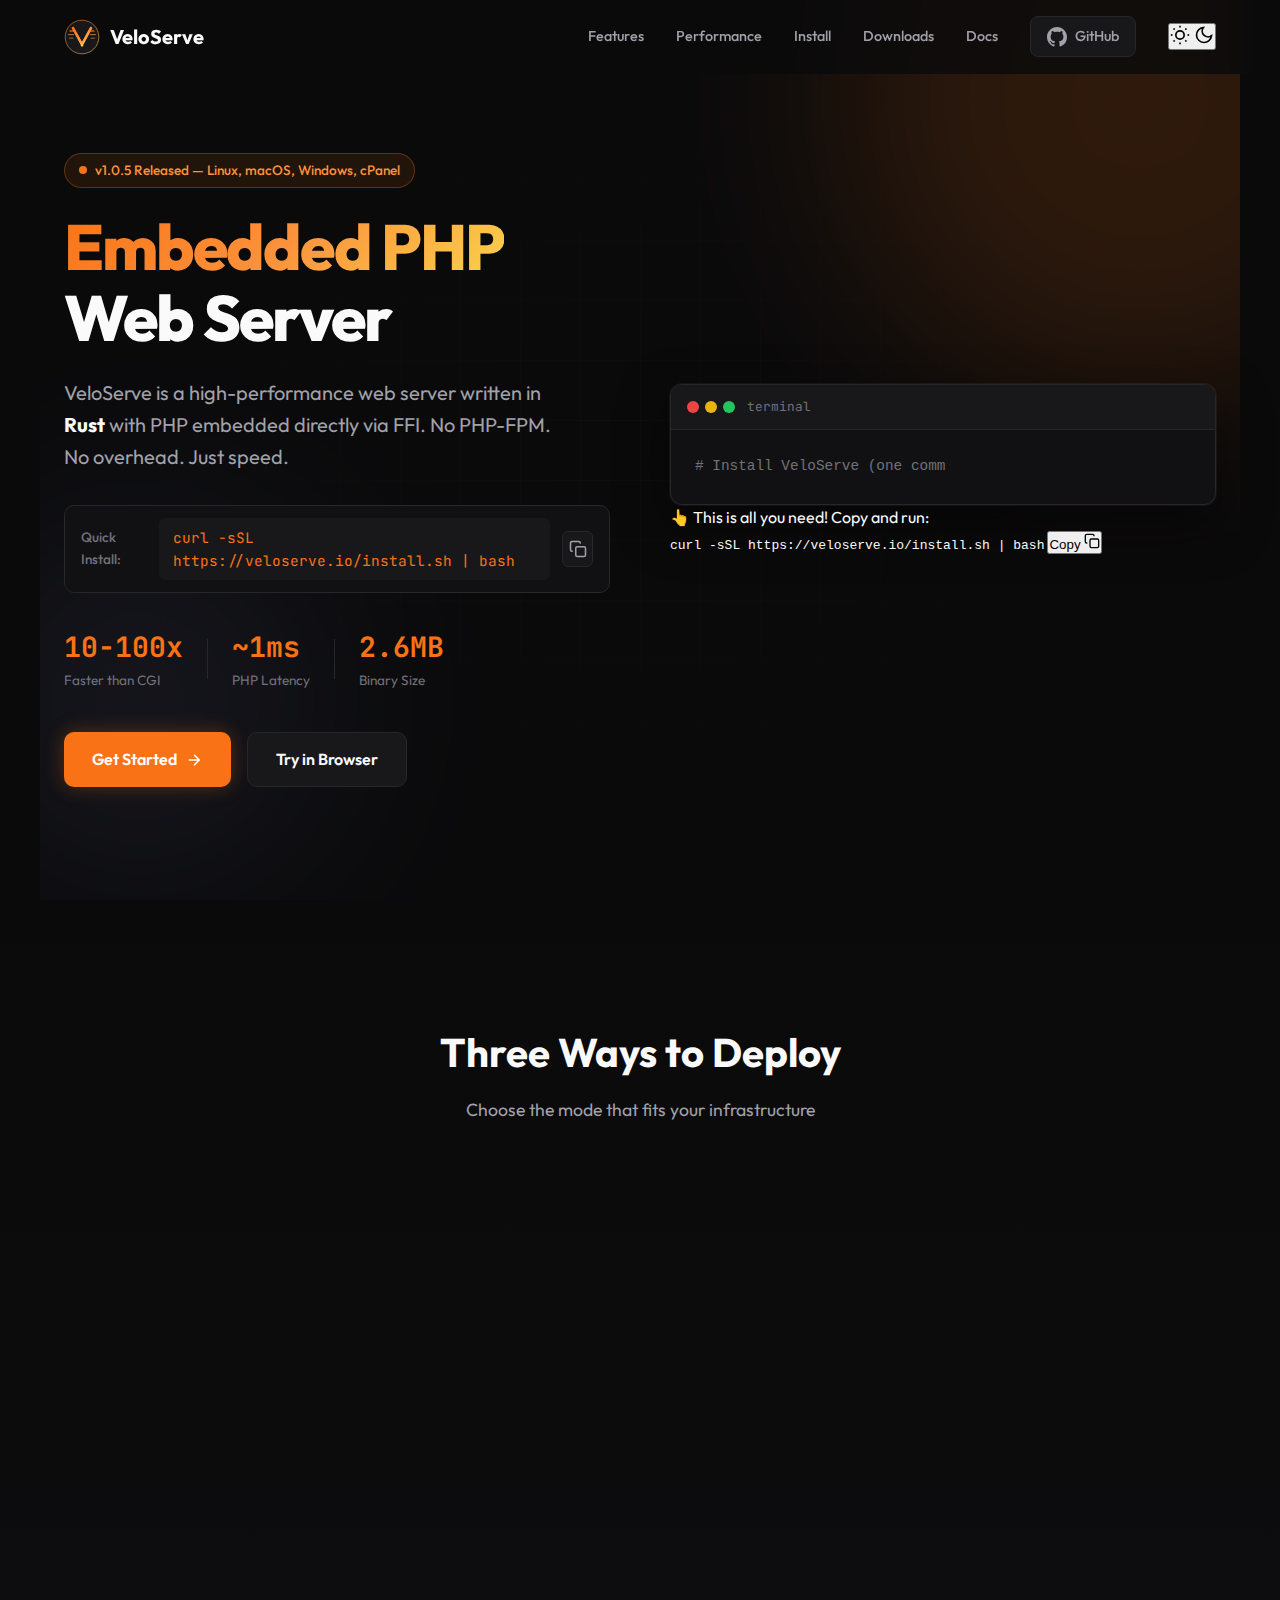
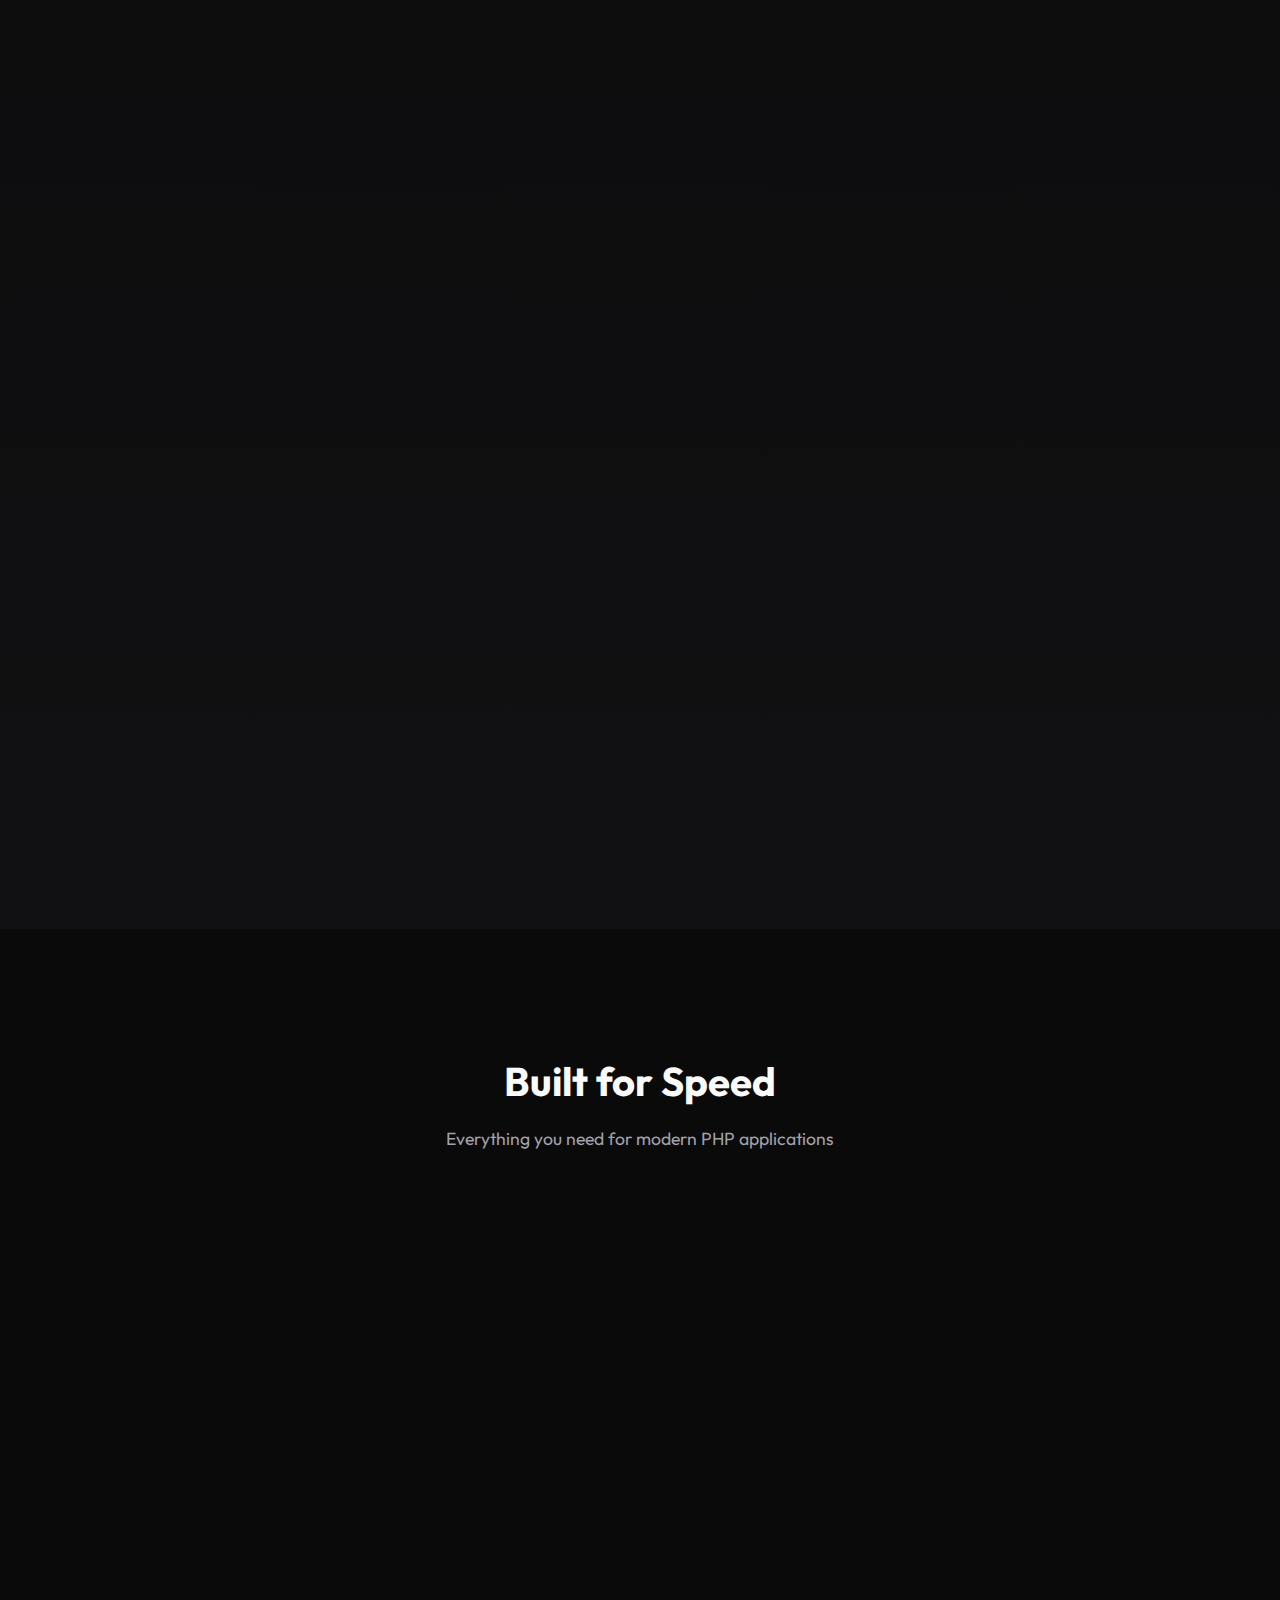
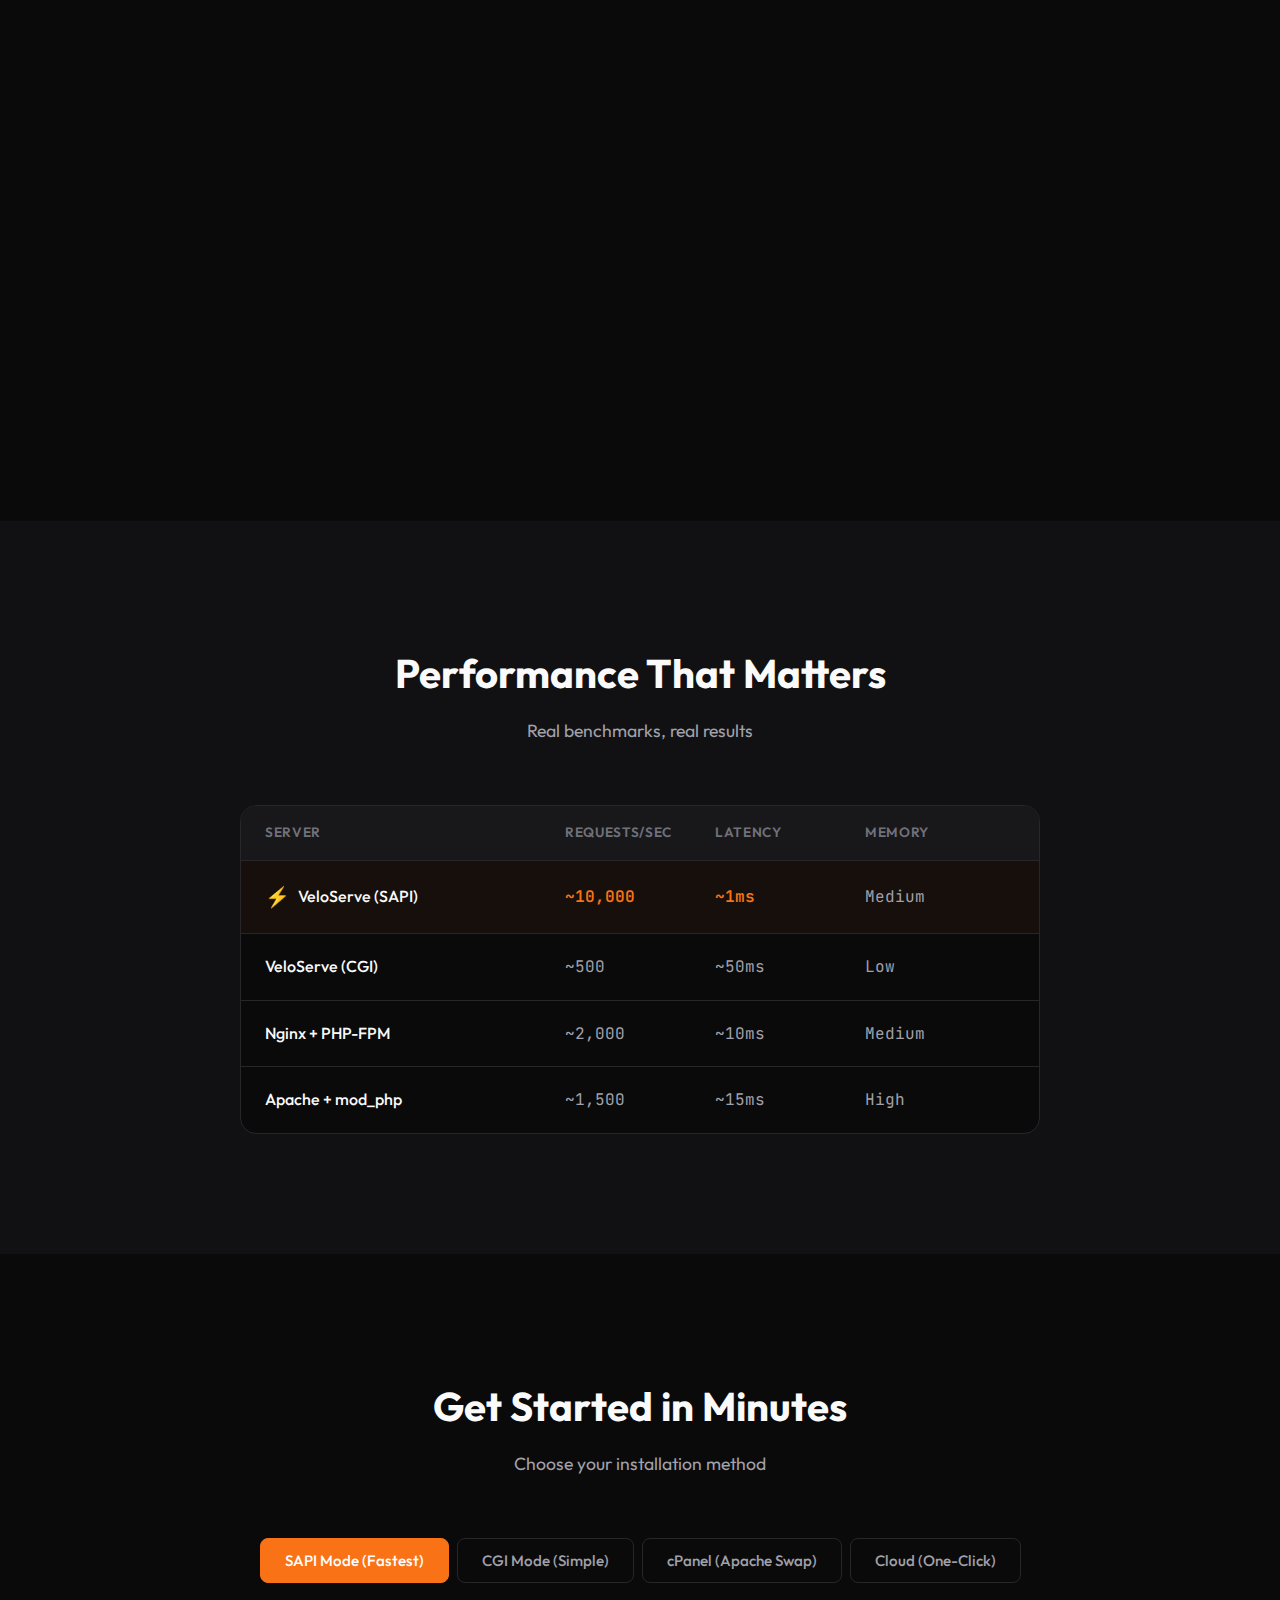
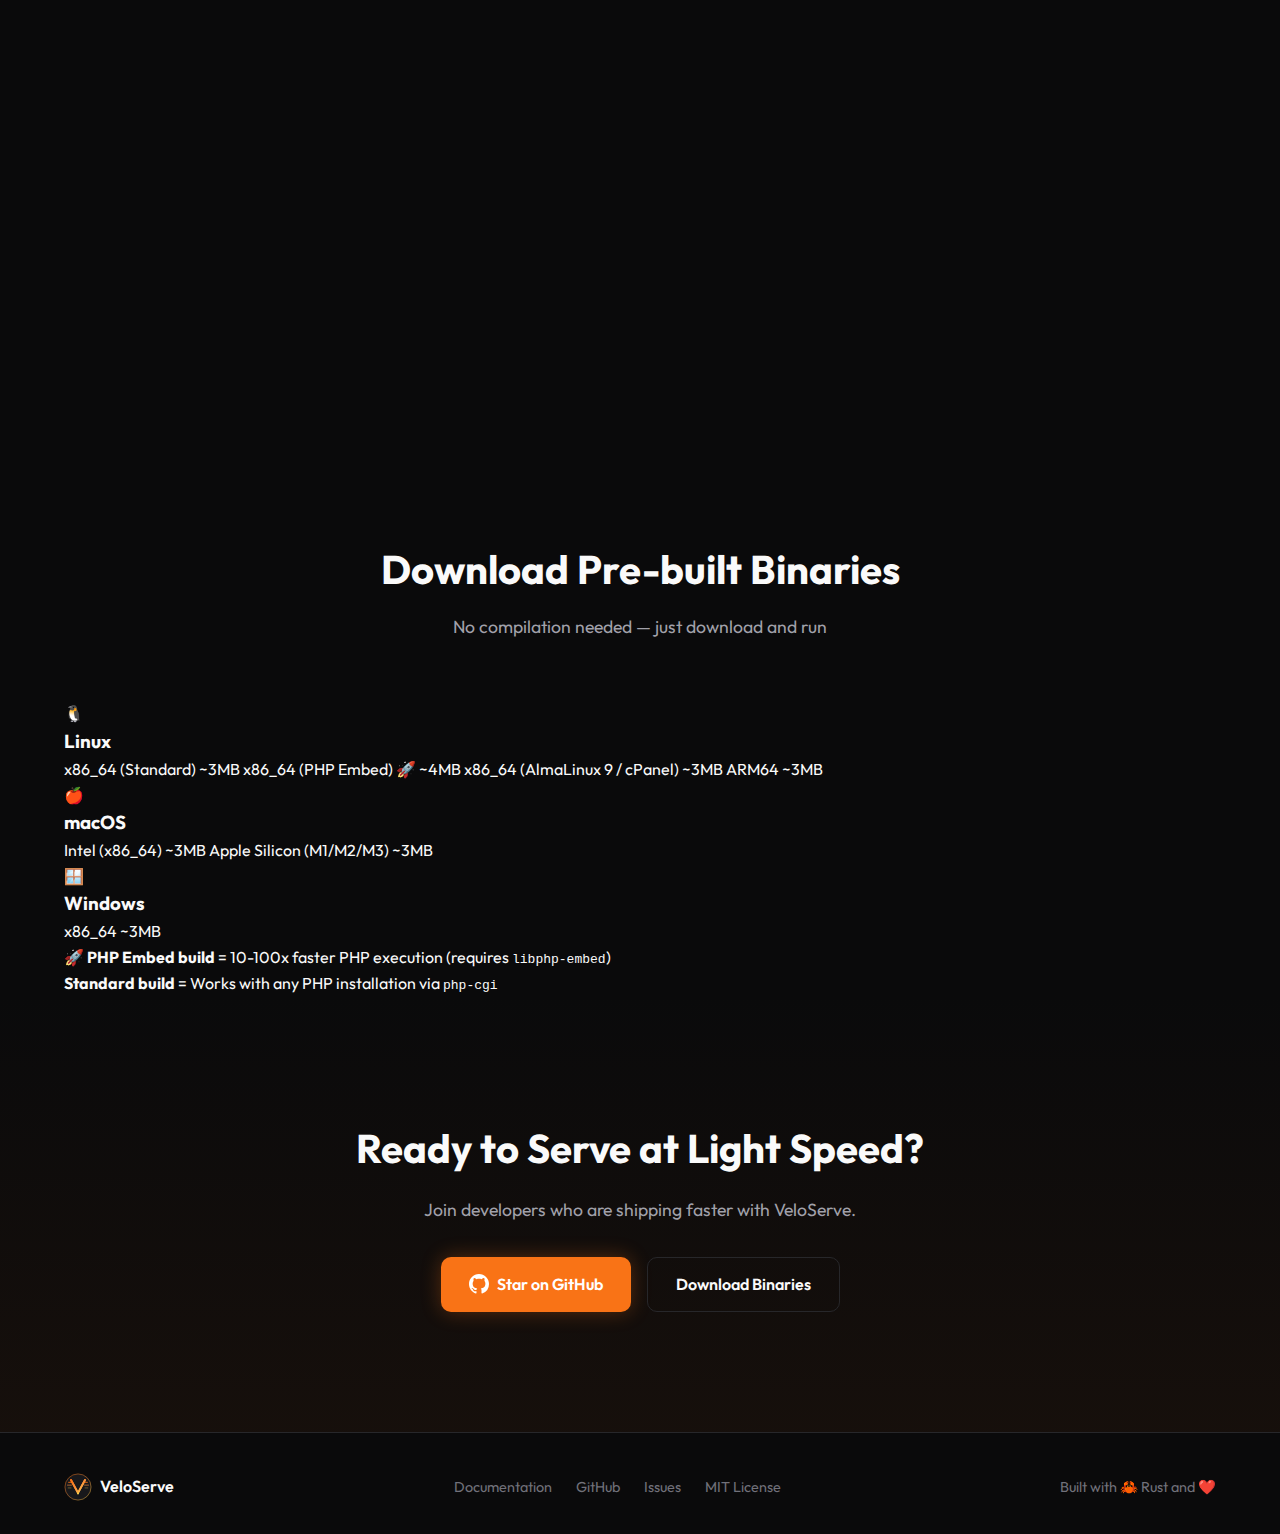
<file: website/index.html>
<!DOCTYPE html>
<html lang="en">
<head>
    <meta charset="UTF-8">
    <meta name="viewport" content="width=device-width, initial-scale=1.0">
    <title>VeloServe - High-Performance Web Server with Embedded PHP</title>
    <meta name="description" content="VeloServe is a blazing-fast web server written in Rust with embedded PHP support. 10-100x faster than traditional setups.">
    <meta name="keywords" content="web server, PHP, Rust, high performance, WordPress, Magento, nginx alternative">
    
    <!-- Open Graph -->
    <meta property="og:title" content="VeloServe - Embedded PHP Web Server">
    <meta property="og:description" content="Blazing-fast web server with PHP embedded via FFI. 10-100x faster than PHP-FPM.">
    <meta property="og:type" content="website">
    <meta property="og:url" content="https://veloserve.io">
    
    <!-- Fonts -->
    <link rel="preconnect" href="https://fonts.googleapis.com">
    <link rel="preconnect" href="https://fonts.gstatic.com" crossorigin>
    <link href="https://fonts.googleapis.com/css2?family=JetBrains+Mono:wght@400;500;600;700&family=Outfit:wght@300;400;500;600;700;800&display=swap" rel="stylesheet">
    
    <!-- Favicon -->
    <link rel="icon" href="logo.svg" type="image/svg+xml">
    
    <link rel="stylesheet" href="style.css">
</head>
<body>
    <!-- Navigation -->
    <nav class="nav">
        <div class="nav-container">
            <a href="#" class="logo">
                <img src="logo.svg" alt="VeloServe" class="logo-img">
                <span class="logo-text">VeloServe</span>
            </a>
            <div class="nav-links">
                <a href="#features">Features</a>
                <a href="#performance">Performance</a>
                <a href="#install">Install</a>
                <a href="#downloads">Downloads</a>
                <a href="https://docs.veloserve.io" class="nav-link">Docs</a>
                <a href="https://github.com/veloserve/veloserve" class="nav-github" target="_blank">
                    <svg viewBox="0 0 24 24" width="20" height="20" fill="currentColor">
                        <path d="M12 0C5.37 0 0 5.37 0 12c0 5.31 3.435 9.795 8.205 11.385.6.105.825-.255.825-.57 0-.285-.015-1.23-.015-2.235-3.015.555-3.795-.735-4.035-1.41-.135-.345-.72-1.41-1.23-1.695-.42-.225-1.02-.78-.015-.795.945-.015 1.62.87 1.845 1.23 1.08 1.815 2.805 1.305 3.495.99.105-.78.42-1.305.765-1.605-2.67-.3-5.46-1.335-5.46-5.925 0-1.305.465-2.385 1.23-3.225-.12-.3-.54-1.53.12-3.18 0 0 1.005-.315 3.3 1.23.96-.27 1.98-.405 3-.405s2.04.135 3 .405c2.295-1.56 3.3-1.23 3.3-1.23.66 1.65.24 2.88.12 3.18.765.84 1.23 1.905 1.23 3.225 0 4.605-2.805 5.625-5.475 5.925.435.375.81 1.095.81 2.22 0 1.605-.015 2.895-.015 3.3 0 .315.225.69.825.57A12.02 12.02 0 0024 12c0-6.63-5.37-12-12-12z"/>
                    </svg>
                    GitHub
                </a>
                <button class="theme-toggle" onclick="toggleTheme()" title="Toggle theme">
                    <svg class="sun-icon" viewBox="0 0 24 24" width="20" height="20" fill="none" stroke="currentColor" stroke-width="2">
                        <circle cx="12" cy="12" r="5"/>
                        <line x1="12" y1="1" x2="12" y2="3"/>
                        <line x1="12" y1="21" x2="12" y2="23"/>
                        <line x1="4.22" y1="4.22" x2="5.64" y2="5.64"/>
                        <line x1="18.36" y1="18.36" x2="19.78" y2="19.78"/>
                        <line x1="1" y1="12" x2="3" y2="12"/>
                        <line x1="21" y1="12" x2="23" y2="12"/>
                        <line x1="4.22" y1="19.78" x2="5.64" y2="18.36"/>
                        <line x1="18.36" y1="5.64" x2="19.78" y2="4.22"/>
                    </svg>
                    <svg class="moon-icon" viewBox="0 0 24 24" width="20" height="20" fill="none" stroke="currentColor" stroke-width="2">
                        <path d="M21 12.79A9 9 0 1 1 11.21 3 7 7 0 0 0 21 12.79z"/>
                    </svg>
                </button>
            </div>
        </div>
    </nav>

    <!-- Hero Section -->
    <section class="hero">
        <div class="hero-bg">
            <div class="grid-pattern"></div>
            <div class="glow glow-1"></div>
            <div class="glow glow-2"></div>
        </div>
        <div class="hero-content">
            <div class="badge">
                <span class="badge-dot"></span>
                v1.0.5 Released — Linux, macOS, Windows, cPanel
            </div>
            <h1>
                <span class="gradient-text">Embedded PHP</span><br>
                Web Server
            </h1>
            <p class="hero-subtitle">
                VeloServe is a high-performance web server written in <strong>Rust</strong> 
                with PHP embedded directly via FFI. No PHP-FPM. No overhead. Just speed.
            </p>
            
            <!-- Quick Install Box -->
            <div class="quick-install">
                <span class="quick-install-label">Quick Install:</span>
                <code class="quick-install-cmd">curl -sSL https://veloserve.io/install.sh | bash</code>
                <button class="copy-btn" onclick="copyInstall()" title="Copy to clipboard">
                    <svg viewBox="0 0 24 24" width="18" height="18" fill="none" stroke="currentColor" stroke-width="2">
                        <rect x="9" y="9" width="13" height="13" rx="2" ry="2"/>
                        <path d="M5 15H4a2 2 0 0 1-2-2V4a2 2 0 0 1 2-2h9a2 2 0 0 1 2 2v1"/>
                    </svg>
                </button>
            </div>
            
            <div class="hero-stats">
                <div class="stat">
                    <span class="stat-value">10-100x</span>
                    <span class="stat-label">Faster than CGI</span>
                </div>
                <div class="stat-divider"></div>
                <div class="stat">
                    <span class="stat-value">~1ms</span>
                    <span class="stat-label">PHP Latency</span>
                </div>
                <div class="stat-divider"></div>
                <div class="stat">
                    <span class="stat-value">2.6MB</span>
                    <span class="stat-label">Binary Size</span>
                </div>
            </div>
            <div class="hero-buttons">
                <a href="#install" class="btn btn-primary">
                    Get Started
                    <svg viewBox="0 0 24 24" width="18" height="18" fill="none" stroke="currentColor" stroke-width="2">
                        <path d="M5 12h14M12 5l7 7-7 7"/>
                    </svg>
                </a>
                <a href="https://ona.com/#https://github.com/veloserve/veloserve" class="btn btn-secondary" target="_blank">
                    Try in Browser
                </a>
            </div>
        </div>
        <div class="hero-code">
            <div class="code-window">
                <div class="code-header">
                    <div class="code-dots">
                        <span></span><span></span><span></span>
                    </div>
                    <span class="code-title">terminal</span>
                </div>
                <pre class="code-content"><code id="terminal-animation"></code></pre>
            </div>
            <p class="terminal-hint">👆 This is all you need! Copy and run:</p>
            <div class="install-command-box">
                <code>curl -sSL https://veloserve.io/install.sh | bash</code>
                <button class="copy-btn-large" onclick="copyMainInstall()">
                    <span class="copy-text">Copy</span>
                    <svg viewBox="0 0 24 24" width="16" height="16" fill="none" stroke="currentColor" stroke-width="2">
                        <rect x="9" y="9" width="13" height="13" rx="2" ry="2"/>
                        <path d="M5 15H4a2 2 0 0 1-2-2V4a2 2 0 0 1 2-2h9a2 2 0 0 1 2 2v1"/>
                    </svg>
                </button>
            </div>
        </div>
    </section>

    <!-- Architecture Section -->
    <section class="architecture">
        <div class="container">
            <h2 class="section-title">Three Ways to Deploy</h2>
            <p class="section-subtitle">Choose the mode that fits your infrastructure</p>
            
            <div class="modes-grid modes-grid-3">
                <div class="mode-card">
                    <div class="mode-icon">🔵</div>
                    <h3>CGI Mode</h3>
                    <p class="mode-tagline">Simple & Portable</p>
                    <div class="mode-diagram">
                        <div class="diagram-box">VeloServe</div>
                        <div class="diagram-arrow">spawn →</div>
                        <div class="diagram-box external">php-cgi</div>
                    </div>
                    <ul class="mode-features">
                        <li>✓ Works everywhere</li>
                        <li>✓ Easy debugging</li>
                        <li>✓ All PHP extensions</li>
                        <li>⚠️ ~50ms latency</li>
                    </ul>
                    <div class="mode-code">
                        <code>cargo build --release</code>
                    </div>
                </div>
                
                <div class="mode-card featured">
                    <div class="mode-badge">Fastest</div>
                    <div class="mode-icon">🚀</div>
                    <h3>SAPI Mode</h3>
                    <p class="mode-tagline">Maximum Performance</p>
                    <div class="mode-diagram">
                        <div class="diagram-box embedded">
                            VeloServe
                            <span class="diagram-inner">+ libphp.so</span>
                        </div>
                    </div>
                    <ul class="mode-features">
                        <li>🚀 10-100x faster</li>
                        <li>🚀 ~1ms latency</li>
                        <li>🚀 WordPress ready</li>
                        <li>🚀 Full session support</li>
                    </ul>
                    <div class="mode-code">
                        <code>cargo build --release --features php-embed</code>
                    </div>
                </div>

                <div class="mode-card cpanel-card">
                    <div class="mode-badge cpanel-badge">New</div>
                    <div class="mode-icon">🖥️</div>
                    <h3>cPanel Mode</h3>
                    <p class="mode-tagline">Drop-in Apache Replacement</p>
                    <div class="mode-diagram">
                        <div class="diagram-box embedded">
                            VeloServe
                            <span class="diagram-inner">replaces Apache</span>
                        </div>
                    </div>
                    <ul class="mode-features">
                        <li>🔄 One-click Apache swap</li>
                        <li>🖥️ WHM management UI</li>
                        <li>🔒 AutoSSL integration</li>
                        <li>⚡ Auto-sync hooks</li>
                    </ul>
                    <div class="mode-code">
                        <code>./import-apache-and-swap.sh --swap</code>
                    </div>
                </div>
            </div>
        </div>
    </section>

    <!-- Features Section -->
    <section id="features" class="features">
        <div class="container">
            <h2 class="section-title">Built for Speed</h2>
            <p class="section-subtitle">Everything you need for modern PHP applications</p>
            
            <div class="features-grid">
                <div class="feature-card">
                    <div class="feature-icon">🦀</div>
                    <h3>Written in Rust</h3>
                    <p>Memory-safe, blazing fast, and reliable. Built on Tokio and Hyper for async I/O.</p>
                </div>
                <div class="feature-card">
                    <div class="feature-icon">🐘</div>
                    <h3>Embedded PHP</h3>
                    <p>PHP runs inside VeloServe via FFI. No process spawning, no IPC overhead.</p>
                </div>
                <div class="feature-card">
                    <div class="feature-icon">📦</div>
                    <h3>WordPress Ready</h3>
                    <p>Full WordPress and Magento 2 support with intelligent caching rules.</p>
                </div>
                <div class="feature-card">
                    <div class="feature-icon">⚡</div>
                    <h3>Multi-Layer Cache</h3>
                    <p>Built-in page cache with tag/domain purge controls and automatic invalidation paths.</p>
                </div>
                <div class="feature-card">
                    <div class="feature-icon">🧰</div>
                    <h3>Built-in CLI</h3>
                    <p>Manage cache, config, and service lifecycle from a single `veloserve` command.</p>
                </div>
                <div class="feature-card">
                    <div class="feature-icon">🔒</div>
                    <h3>HTTP/2 & TLS</h3>
                    <p>Modern protocols out of the box. HTTPS with automatic certificate handling.</p>
                </div>
                <div class="feature-card">
                    <div class="feature-icon">🖥️</div>
                    <h3>cPanel Integration</h3>
                    <p>Drop-in Apache replacement with WHM plugin, AutoSSL, cPanel hooks, and tailwatchd monitoring.</p>
                </div>
                <div class="feature-card">
                    <div class="feature-icon">☁️</div>
                    <h3>Cloud Native</h3>
                    <p>One-click deployment on Ona.com, GitHub Codespaces, and any container platform.</p>
                </div>
            </div>
        </div>
    </section>

    <!-- Performance Section -->
    <section id="performance" class="performance">
        <div class="container">
            <h2 class="section-title">Performance That Matters</h2>
            <p class="section-subtitle">Real benchmarks, real results</p>
            
            <div class="benchmark-table">
                <div class="benchmark-header">
                    <span>Server</span>
                    <span>Requests/sec</span>
                    <span>Latency</span>
                    <span>Memory</span>
                </div>
                <div class="benchmark-row highlight">
                    <span class="server-name">
                        <span class="server-icon">⚡</span>
                        VeloServe (SAPI)
                    </span>
                    <span class="value fast">~10,000</span>
                    <span class="value fast">~1ms</span>
                    <span class="value">Medium</span>
                </div>
                <div class="benchmark-row">
                    <span class="server-name">VeloServe (CGI)</span>
                    <span class="value">~500</span>
                    <span class="value">~50ms</span>
                    <span class="value">Low</span>
                </div>
                <div class="benchmark-row">
                    <span class="server-name">Nginx + PHP-FPM</span>
                    <span class="value">~2,000</span>
                    <span class="value">~10ms</span>
                    <span class="value">Medium</span>
                </div>
                <div class="benchmark-row">
                    <span class="server-name">Apache + mod_php</span>
                    <span class="value">~1,500</span>
                    <span class="value">~15ms</span>
                    <span class="value">High</span>
                </div>
            </div>
        </div>
    </section>

    <!-- Install Section -->
    <section id="install" class="install">
        <div class="container">
            <h2 class="section-title">Get Started in Minutes</h2>
            <p class="section-subtitle">Choose your installation method</p>
            
            <div class="install-tabs">
                <button class="tab active" data-tab="sapi">SAPI Mode (Fastest)</button>
                <button class="tab" data-tab="cgi">CGI Mode (Simple)</button>
                <button class="tab" data-tab="cpanel">cPanel (Apache Swap)</button>
                <button class="tab" data-tab="cloud">Cloud (One-Click)</button>
            </div>
            
            <div class="install-content">
                <div class="tab-content active" id="sapi">
                    <div class="install-steps">
                        <div class="step">
                            <span class="step-num">1</span>
                            <div class="step-content">
                                <h4>Install PHP Embed Library</h4>
                                <pre><code>sudo apt install php-dev libphp-embed libxml2-dev libsodium-dev</code></pre>
                            </div>
                        </div>
                        <div class="step">
                            <span class="step-num">2</span>
                            <div class="step-content">
                                <h4>Clone & Build</h4>
                                <pre><code>git clone https://github.com/veloserve/veloserve.git
cd veloserve
cargo build --release --features php-embed</code></pre>
                            </div>
                        </div>
                        <div class="step">
                            <span class="step-num">3</span>
                            <div class="step-content">
                                <h4>Run</h4>
                                <pre><code>./target/release/veloserve --config veloserve.toml</code></pre>
                            </div>
                        </div>
                    </div>
                </div>
                
                <div class="tab-content" id="cgi">
                    <div class="install-steps">
                        <div class="step">
                            <span class="step-num">1</span>
                            <div class="step-content">
                                <h4>Install PHP</h4>
                                <pre><code>sudo apt install php-cgi php-mysql php-curl php-gd php-mbstring</code></pre>
                            </div>
                        </div>
                        <div class="step">
                            <span class="step-num">2</span>
                            <div class="step-content">
                                <h4>Clone & Build</h4>
                                <pre><code>git clone https://github.com/veloserve/veloserve.git
cd veloserve
cargo build --release</code></pre>
                            </div>
                        </div>
                        <div class="step">
                            <span class="step-num">3</span>
                            <div class="step-content">
                                <h4>Run</h4>
                                <pre><code>./target/release/veloserve --config veloserve.toml</code></pre>
                            </div>
                        </div>
                    </div>
                </div>
                
                <div class="tab-content" id="cpanel">
                    <div class="install-steps">
                        <div class="step">
                            <span class="step-num">1</span>
                            <div class="step-content">
                                <h4>Download Binary & Clone Scripts</h4>
                                <pre><code>curl -LO https://github.com/veloserve/veloserve/releases/latest/download/veloserve-latest-x86_64-almalinux9.tar.gz
tar -xzf veloserve-latest-x86_64-almalinux9.tar.gz
sudo mv veloserve /usr/local/bin/
git clone https://github.com/veloserve/veloserve.git /tmp/veloserve-repo</code></pre>
                            </div>
                        </div>
                        <div class="step">
                            <span class="step-num">2</span>
                            <div class="step-content">
                                <h4>Install WHM Plugin</h4>
                                <pre><code>cd /tmp/veloserve-repo/cpanel
./install-whm-plugin.sh</code></pre>
                            </div>
                        </div>
                        <div class="step">
                            <span class="step-num">3</span>
                            <div class="step-content">
                                <h4>Swap Apache for VeloServe</h4>
                                <pre><code>./import-apache-and-swap.sh --swap</code></pre>
                            </div>
                        </div>
                    </div>
                </div>
                
                <div class="tab-content" id="cloud">
                    <div class="cloud-options">
                        <a href="https://ona.com/#https://github.com/veloserve/veloserve" class="cloud-btn ona" target="_blank">
                            <span class="cloud-icon">☁️</span>
                            <span class="cloud-name">Open in Ona</span>
                            <span class="cloud-desc">Pre-configured environment</span>
                        </a>
                        <a href="https://github.com/codespaces/new?hide_repo_select=true&ref=main&repo=veloserve/veloserve" class="cloud-btn codespaces" target="_blank">
                            <span class="cloud-icon">💻</span>
                            <span class="cloud-name">Open in Codespaces</span>
                            <span class="cloud-desc">GitHub's cloud IDE</span>
                        </a>
                    </div>
                    <p class="cloud-note">Both options include Rust, PHP, and all dependencies pre-installed!</p>
                </div>
            </div>
        </div>
    </section>

    <!-- Downloads Section -->
    <section id="downloads" class="downloads">
        <div class="container">
            <h2 class="section-title">Download Pre-built Binaries</h2>
            <p class="section-subtitle">No compilation needed — just download and run</p>
            
            <div class="download-grid">
                <div class="download-card">
                    <div class="download-icon">🐧</div>
                    <h3>Linux</h3>
                    <div class="download-links">
                        <a href="https://github.com/veloserve/veloserve/releases/latest/download/veloserve-latest-x86_64-unknown-linux-gnu.tar.gz" class="download-link">
                            <span>x86_64 (Standard)</span>
                            <span class="download-size">~3MB</span>
                        </a>
                        <a href="https://github.com/veloserve/veloserve/releases/latest/download/veloserve-latest-x86_64-unknown-linux-gnu-php-embed.tar.gz" class="download-link featured">
                            <span>x86_64 (PHP Embed) 🚀</span>
                            <span class="download-size">~4MB</span>
                        </a>
                        <a href="https://github.com/veloserve/veloserve/releases/latest/download/veloserve-latest-x86_64-almalinux9.tar.gz" class="download-link">
                            <span>x86_64 (AlmaLinux 9 / cPanel)</span>
                            <span class="download-size">~3MB</span>
                        </a>
                        <a href="https://github.com/veloserve/veloserve/releases/latest/download/veloserve-latest-aarch64-unknown-linux-gnu.tar.gz" class="download-link">
                            <span>ARM64</span>
                            <span class="download-size">~3MB</span>
                        </a>
                    </div>
                </div>
                
                <div class="download-card">
                    <div class="download-icon">🍎</div>
                    <h3>macOS</h3>
                    <div class="download-links">
                        <a href="https://github.com/veloserve/veloserve/releases/latest/download/veloserve-latest-x86_64-apple-darwin.tar.gz" class="download-link">
                            <span>Intel (x86_64)</span>
                            <span class="download-size">~3MB</span>
                        </a>
                        <a href="https://github.com/veloserve/veloserve/releases/latest/download/veloserve-latest-aarch64-apple-darwin.tar.gz" class="download-link">
                            <span>Apple Silicon (M1/M2/M3)</span>
                            <span class="download-size">~3MB</span>
                        </a>
                    </div>
                </div>
                
                <div class="download-card">
                    <div class="download-icon">🪟</div>
                    <h3>Windows</h3>
                    <div class="download-links">
                        <a href="https://github.com/veloserve/veloserve/releases/latest/download/veloserve-latest-x86_64-pc-windows-msvc.zip" class="download-link">
                            <span>x86_64</span>
                            <span class="download-size">~3MB</span>
                        </a>
                    </div>
                </div>
            </div>
            
            <div class="download-note">
                <p><strong>🚀 PHP Embed build</strong> = 10-100x faster PHP execution (requires <code>libphp-embed</code>)</p>
                <p><strong>Standard build</strong> = Works with any PHP installation via <code>php-cgi</code></p>
            </div>
        </div>
    </section>

    <!-- CTA Section -->
    <section class="cta">
        <div class="container">
            <div class="cta-content">
                <h2>Ready to Serve at Light Speed?</h2>
                <p>Join developers who are shipping faster with VeloServe.</p>
                <div class="cta-buttons">
                    <a href="https://github.com/veloserve/veloserve" class="btn btn-primary" target="_blank">
                        <svg viewBox="0 0 24 24" width="20" height="20" fill="currentColor">
                            <path d="M12 0C5.37 0 0 5.37 0 12c0 5.31 3.435 9.795 8.205 11.385.6.105.825-.255.825-.57 0-.285-.015-1.23-.015-2.235-3.015.555-3.795-.735-4.035-1.41-.135-.345-.72-1.41-1.23-1.695-.42-.225-1.02-.78-.015-.795.945-.015 1.62.87 1.845 1.23 1.08 1.815 2.805 1.305 3.495.99.105-.78.42-1.305.765-1.605-2.67-.3-5.46-1.335-5.46-5.925 0-1.305.465-2.385 1.23-3.225-.12-.3-.54-1.53.12-3.18 0 0 1.005-.315 3.3 1.23.96-.27 1.98-.405 3-.405s2.04.135 3 .405c2.295-1.56 3.3-1.23 3.3-1.23.66 1.65.24 2.88.12 3.18.765.84 1.23 1.905 1.23 3.225 0 4.605-2.805 5.625-5.475 5.925.435.375.81 1.095.81 2.22 0 1.605-.015 2.895-.015 3.3 0 .315.225.69.825.57A12.02 12.02 0 0024 12c0-6.63-5.37-12-12-12z"/>
                        </svg>
                        Star on GitHub
                    </a>
                    <a href="#downloads" class="btn btn-outline">
                        Download Binaries
                    </a>
                </div>
            </div>
        </div>
    </section>

    <!-- Footer -->
    <footer class="footer">
        <div class="container">
            <div class="footer-content">
            <div class="footer-brand">
                <img src="logo.svg" alt="VeloServe" class="footer-logo">
                <span class="logo-text">VeloServe</span>
            </div>
                <div class="footer-links">
                    <a href="https://docs.veloserve.io">Documentation</a>
                    <a href="https://github.com/veloserve/veloserve">GitHub</a>
                    <a href="https://github.com/veloserve/veloserve/issues">Issues</a>
                    <a href="https://github.com/veloserve/veloserve/blob/main/LICENSE">MIT License</a>
                </div>
                <div class="footer-copy">
                    Built with 🦀 Rust and ❤️
                </div>
            </div>
        </div>
    </footer>

    <script src="script.js"></script>
    <script>
        function copyInstall() {
            const cmd = 'curl -sSL https://veloserve.io/install.sh | bash';
            navigator.clipboard.writeText(cmd).then(() => {
                const btn = document.querySelector('.copy-btn');
                btn.innerHTML = '<svg viewBox="0 0 24 24" width="18" height="18" fill="none" stroke="#22c55e" stroke-width="2"><polyline points="20 6 9 17 4 12"/></svg>';
                setTimeout(() => {
                    btn.innerHTML = '<svg viewBox="0 0 24 24" width="18" height="18" fill="none" stroke="currentColor" stroke-width="2"><rect x="9" y="9" width="13" height="13" rx="2" ry="2"/><path d="M5 15H4a2 2 0 0 1-2-2V4a2 2 0 0 1 2-2h9a2 2 0 0 1 2 2v1"/></svg>';
                }, 2000);
            });
        }
        
        function copyMainInstall() {
            const cmd = 'curl -sSL https://veloserve.io/install.sh | bash';
            navigator.clipboard.writeText(cmd).then(() => {
                const btn = document.querySelector('.copy-btn-large');
                btn.classList.add('copied');
                btn.innerHTML = '<span class="copy-text">Copied!</span><svg viewBox="0 0 24 24" width="16" height="16" fill="none" stroke="currentColor" stroke-width="2"><polyline points="20 6 9 17 4 12"/></svg>';
                setTimeout(() => {
                    btn.classList.remove('copied');
                    btn.innerHTML = '<span class="copy-text">Copy</span><svg viewBox="0 0 24 24" width="16" height="16" fill="none" stroke="currentColor" stroke-width="2"><rect x="9" y="9" width="13" height="13" rx="2" ry="2"/><path d="M5 15H4a2 2 0 0 1-2-2V4a2 2 0 0 1 2-2h9a2 2 0 0 1 2 2v1"/></svg>';
                }, 2000);
            });
        }
        
        // Terminal typing animation
        const terminalLines = [
            { text: '# Install VeloServe (one command!)', type: 'comment', delay: 0 },
            { text: '$ curl -sSL https://veloserve.io/install.sh | bash', type: 'command', delay: 800 },
            { text: '', type: 'blank', delay: 1500 },
            { text: '  ⚡ VeloServe Installer', type: 'output-blue', delay: 1800 },
            { text: '  → Detected platform: linux-x86_64', type: 'output', delay: 2200 },
            { text: '  → Downloading VeloServe v1.0.5...', type: 'output', delay: 2600 },
            { text: '  → Installing to /usr/local/bin...', type: 'output', delay: 3200 },
            { text: '  ✓ VeloServe installed successfully!', type: 'success', delay: 3800 },
            { text: '', type: 'blank', delay: 4200 },
            { text: '# Start serving!', type: 'comment', delay: 4500 },
            { text: '$ veloserve start --root ./mysite', type: 'command', delay: 5000 },
            { text: '', type: 'blank', delay: 5800 },
            { text: '⚡ VeloServe v1.0.5 starting...', type: 'output-accent', delay: 6100 },
            { text: '✓ PHP 8.3 ready', type: 'success', delay: 6500 },
            { text: '✓ Server listening on http://0.0.0.0:8080', type: 'success', delay: 6900 },
            { text: '✓ Ready to serve requests!', type: 'success', delay: 7300 },
        ];
        
        function runTerminalAnimation() {
            const terminal = document.getElementById('terminal-animation');
            if (!terminal) return;
            
            terminal.innerHTML = '<span class="typing-cursor"></span>';
            let currentLine = 0;
            let currentChar = 0;
            let html = '';
            
            function getSpanClass(type) {
                switch(type) {
                    case 'comment': return 'comment';
                    case 'command': return 'prompt';
                    case 'success': return 'output';
                    case 'output-blue': return 'output-blue';
                    case 'output-accent': return 'output-accent';
                    default: return '';
                }
            }
            
            function typeNextChar() {
                if (currentLine >= terminalLines.length) {
                    // Animation complete, restart after delay
                    setTimeout(() => {
                        html = '';
                        currentLine = 0;
                        currentChar = 0;
                        runTerminalAnimation();
                    }, 4000);
                    return;
                }
                
                const line = terminalLines[currentLine];
                
                if (line.type === 'blank') {
                    html += '\n';
                    terminal.innerHTML = html + '<span class="typing-cursor"></span>';
                    currentLine++;
                    setTimeout(typeNextChar, 300);
                    return;
                }
                
                if (currentChar === 0) {
                    // Start new line
                    const cls = getSpanClass(line.type);
                    if (line.type === 'command') {
                        html += '<span class="prompt">$</span> <span class="' + cls + '">';
                        currentChar = 2; // Skip "$ "
                    } else {
                        html += '<span class="' + cls + '">';
                    }
                }
                
                const displayText = line.type === 'command' ? line.text.substring(2) : line.text;
                const charIndex = line.type === 'command' ? currentChar - 2 : currentChar;
                
                if (charIndex < displayText.length) {
                    html += displayText[charIndex];
                    terminal.innerHTML = html + '<span class="typing-cursor"></span>';
                    currentChar++;
                    
                    // Typing speed varies
                    const speed = line.type === 'command' ? 30 : 10;
                    setTimeout(typeNextChar, speed);
                } else {
                    // Line complete
                    html += '</span>\n';
                    terminal.innerHTML = html + '<span class="typing-cursor"></span>';
                    currentLine++;
                    currentChar = 0;
                    
                    // Delay before next line
                    const nextDelay = currentLine < terminalLines.length 
                        ? terminalLines[currentLine].delay - line.delay 
                        : 500;
                    setTimeout(typeNextChar, Math.max(nextDelay, 200));
                }
            }
            
            setTimeout(typeNextChar, 500);
        }
        
        // Start animation when page loads
        document.addEventListener('DOMContentLoaded', runTerminalAnimation);
        
        // Theme toggle
        function toggleTheme() {
            const html = document.documentElement;
            const currentTheme = html.getAttribute('data-theme');
            const newTheme = currentTheme === 'dark' ? 'light' : 'dark';
            
            html.setAttribute('data-theme', newTheme);
            localStorage.setItem('theme', newTheme);
        }
        
        // Load saved theme or default to light
        (function() {
            const savedTheme = localStorage.getItem('theme') || 'light';
            document.documentElement.setAttribute('data-theme', savedTheme);
        })();
    </script>
</body>
</html>
</file>
<file: website/style.css>
/* VeloServe Website Styles */
/* A modern, high-performance aesthetic */

:root {
    /* Colors - Rust/Fire inspired */
    --bg-dark: #0a0a0b;
    --bg-card: #111113;
    --bg-elevated: #18181b;
    --border: #27272a;
    --border-light: #3f3f46;
    
    --text-primary: #fafafa;
    --text-secondary: #a1a1aa;
    --text-muted: #71717a;
    
    --accent: #f97316;
    --accent-light: #fb923c;
    --accent-dark: #ea580c;
    --accent-glow: rgba(249, 115, 22, 0.3);
    
    --rust: #b7410e;
    --php: #777bb4;
    --success: #22c55e;
    
    /* Typography */
    --font-display: 'Outfit', sans-serif;
    --font-mono: 'JetBrains Mono', monospace;
    
    /* Spacing */
    --container: 1200px;
    --section-padding: 120px;
}

/* Reset */
*, *::before, *::after {
    box-sizing: border-box;
    margin: 0;
    padding: 0;
}

html {
    scroll-behavior: smooth;
}

body {
    font-family: var(--font-display);
    background: var(--bg-dark);
    color: var(--text-primary);
    line-height: 1.6;
    overflow-x: hidden;
}

a {
    color: inherit;
    text-decoration: none;
}

/* Container */
.container {
    max-width: var(--container);
    margin: 0 auto;
    padding: 0 24px;
}

/* Navigation */
.nav {
    position: fixed;
    top: 0;
    left: 0;
    right: 0;
    z-index: 100;
    padding: 16px 0;
    background: rgba(10, 10, 11, 0.8);
    backdrop-filter: blur(20px);
    border-bottom: 1px solid transparent;
    transition: all 0.3s ease;
}

.nav.scrolled {
    border-bottom-color: var(--border);
}

.nav-container {
    max-width: var(--container);
    margin: 0 auto;
    padding: 0 24px;
    display: flex;
    justify-content: space-between;
    align-items: center;
}

.logo {
    display: flex;
    align-items: center;
    gap: 10px;
    font-weight: 700;
    font-size: 1.25rem;
}

.logo-img {
    width: 36px;
    height: 36px;
}

.footer-logo {
    width: 28px;
    height: 28px;
}

.nav-links {
    display: flex;
    align-items: center;
    gap: 32px;
}

.nav-links a {
    color: var(--text-secondary);
    font-size: 0.9rem;
    font-weight: 500;
    transition: color 0.2s;
}

.nav-links a:hover {
    color: var(--text-primary);
}

.nav-github {
    display: flex;
    align-items: center;
    gap: 8px;
    padding: 8px 16px;
    background: var(--bg-elevated);
    border: 1px solid var(--border);
    border-radius: 8px;
}

.nav-github:hover {
    border-color: var(--border-light);
    background: var(--bg-card);
}

/* Hero Section */
.hero {
    min-height: 100vh;
    display: grid;
    grid-template-columns: 1fr 1fr;
    gap: 60px;
    align-items: center;
    padding: 120px 24px 80px;
    max-width: var(--container);
    margin: 0 auto;
    position: relative;
}

.hero-bg {
    position: absolute;
    inset: 0;
    overflow: hidden;
    pointer-events: none;
}

.grid-pattern {
    position: absolute;
    inset: 0;
    background-image: 
        linear-gradient(rgba(249, 115, 22, 0.03) 1px, transparent 1px),
        linear-gradient(90deg, rgba(249, 115, 22, 0.03) 1px, transparent 1px);
    background-size: 60px 60px;
    mask-image: radial-gradient(ellipse at center, black 0%, transparent 70%);
}

.glow {
    position: absolute;
    border-radius: 50%;
    filter: blur(100px);
    opacity: 0.4;
}

.glow-1 {
    width: 600px;
    height: 600px;
    background: var(--accent);
    top: -200px;
    right: -200px;
    opacity: 0.15;
}

.glow-2 {
    width: 400px;
    height: 400px;
    background: var(--php);
    bottom: 0;
    left: -100px;
    opacity: 0.1;
}

.hero-content {
    position: relative;
    z-index: 1;
}

.badge {
    display: inline-flex;
    align-items: center;
    gap: 8px;
    padding: 6px 14px;
    background: rgba(249, 115, 22, 0.1);
    border: 1px solid rgba(249, 115, 22, 0.3);
    border-radius: 100px;
    font-size: 0.85rem;
    font-weight: 500;
    color: var(--accent-light);
    margin-bottom: 24px;
}

.badge-dot {
    width: 8px;
    height: 8px;
    background: var(--accent);
    border-radius: 50%;
    animation: pulse 2s infinite;
}

@keyframes pulse {
    0%, 100% { opacity: 1; }
    50% { opacity: 0.5; }
}

.hero h1 {
    font-size: 4rem;
    font-weight: 800;
    line-height: 1.1;
    letter-spacing: -0.03em;
    margin-bottom: 24px;
}

.gradient-text {
    background: linear-gradient(135deg, var(--accent) 0%, var(--accent-light) 50%, #fcd34d 100%);
    -webkit-background-clip: text;
    -webkit-text-fill-color: transparent;
    background-clip: text;
}

.hero-subtitle {
    font-size: 1.25rem;
    color: var(--text-secondary);
    max-width: 500px;
    margin-bottom: 32px;
}

.hero-subtitle strong {
    color: var(--text-primary);
}

/* Quick Install Box */
.quick-install {
    display: flex;
    align-items: center;
    gap: 12px;
    padding: 12px 16px;
    background: var(--bg-card);
    border: 1px solid var(--border);
    border-radius: 10px;
    margin-bottom: 32px;
    max-width: fit-content;
}

.quick-install-label {
    font-size: 0.85rem;
    color: var(--text-muted);
    font-weight: 500;
}

.quick-install-cmd {
    font-family: var(--font-mono);
    font-size: 0.9rem;
    color: var(--accent);
    background: var(--bg-elevated);
    padding: 8px 14px;
    border-radius: 6px;
    user-select: all;
}

.copy-btn {
    display: flex;
    align-items: center;
    justify-content: center;
    width: 36px;
    height: 36px;
    background: var(--bg-elevated);
    border: 1px solid var(--border);
    border-radius: 6px;
    cursor: pointer;
    color: var(--text-secondary);
    transition: all 0.2s;
}

.copy-btn:hover {
    border-color: var(--accent);
    color: var(--accent);
    background: rgba(249, 115, 22, 0.1);
}

.hero-stats {
    display: flex;
    align-items: center;
    gap: 24px;
    margin-bottom: 40px;
}

.stat {
    display: flex;
    flex-direction: column;
}

.stat-value {
    font-size: 1.75rem;
    font-weight: 700;
    font-family: var(--font-mono);
    color: var(--accent);
}

.stat-label {
    font-size: 0.85rem;
    color: var(--text-muted);
}

.stat-divider {
    width: 1px;
    height: 40px;
    background: var(--border);
}

.hero-buttons {
    display: flex;
    gap: 16px;
}

/* Buttons */
.btn {
    display: inline-flex;
    align-items: center;
    justify-content: center;
    gap: 8px;
    padding: 14px 28px;
    font-size: 1rem;
    font-weight: 600;
    border-radius: 10px;
    transition: all 0.2s;
    cursor: pointer;
    border: none;
}

.btn-primary {
    background: var(--accent);
    color: white;
    box-shadow: 0 0 20px var(--accent-glow);
}

.btn-primary:hover {
    background: var(--accent-light);
    transform: translateY(-2px);
    box-shadow: 0 0 30px var(--accent-glow);
}

.btn-secondary {
    background: var(--bg-elevated);
    color: var(--text-primary);
    border: 1px solid var(--border);
}

.btn-secondary:hover {
    background: var(--bg-card);
    border-color: var(--border-light);
}

.btn-outline {
    background: transparent;
    color: var(--text-primary);
    border: 1px solid var(--border);
}

.btn-outline:hover {
    border-color: var(--accent);
    color: var(--accent);
}

/* Code Window */
.hero-code {
    position: relative;
    z-index: 1;
}

.code-window {
    background: var(--bg-card);
    border: 1px solid var(--border);
    border-radius: 12px;
    overflow: hidden;
    box-shadow: 
        0 0 0 1px rgba(255, 255, 255, 0.05),
        0 20px 50px rgba(0, 0, 0, 0.5);
}

.code-header {
    display: flex;
    align-items: center;
    gap: 12px;
    padding: 12px 16px;
    background: var(--bg-elevated);
    border-bottom: 1px solid var(--border);
}

.code-dots {
    display: flex;
    gap: 6px;
}

.code-dots span {
    width: 12px;
    height: 12px;
    border-radius: 50%;
    background: var(--border);
}

.code-dots span:first-child { background: #ef4444; }
.code-dots span:nth-child(2) { background: #eab308; }
.code-dots span:last-child { background: #22c55e; }

.code-title {
    font-size: 0.8rem;
    color: var(--text-muted);
    font-family: var(--font-mono);
}

.code-content {
    padding: 24px;
    font-family: var(--font-mono);
    font-size: 0.9rem;
    line-height: 1.8;
    overflow-x: auto;
}

.code-content code {
    display: block;
}

.code-content .comment {
    color: var(--text-muted);
}

.code-content .prompt {
    color: var(--accent);
}

.code-content .output {
    color: var(--success);
}

/* Architecture Section */
.architecture {
    padding: var(--section-padding) 0;
    background: linear-gradient(180deg, var(--bg-dark) 0%, var(--bg-card) 100%);
}

.section-title {
    font-size: 2.5rem;
    font-weight: 700;
    text-align: center;
    margin-bottom: 12px;
}

.section-subtitle {
    font-size: 1.1rem;
    color: var(--text-secondary);
    text-align: center;
    margin-bottom: 60px;
}

.modes-grid {
    display: grid;
    grid-template-columns: repeat(2, 1fr);
    gap: 32px;
    max-width: 900px;
    margin: 0 auto;
}

.mode-card {
    background: var(--bg-dark);
    border: 1px solid var(--border);
    border-radius: 16px;
    padding: 32px;
    position: relative;
    transition: all 0.3s;
}

.mode-card:hover {
    border-color: var(--border-light);
    transform: translateY(-4px);
}

.mode-card.featured {
    border-color: var(--accent);
    box-shadow: 0 0 40px rgba(249, 115, 22, 0.1);
}

.mode-badge {
    position: absolute;
    top: -12px;
    right: 24px;
    padding: 4px 12px;
    background: var(--accent);
    color: white;
    font-size: 0.75rem;
    font-weight: 600;
    border-radius: 100px;
}

.mode-icon {
    font-size: 2rem;
    margin-bottom: 16px;
}

.mode-card h3 {
    font-size: 1.5rem;
    margin-bottom: 4px;
}

.mode-tagline {
    color: var(--text-muted);
    font-size: 0.9rem;
    margin-bottom: 24px;
}

.mode-diagram {
    display: flex;
    align-items: center;
    justify-content: center;
    gap: 12px;
    padding: 24px;
    background: var(--bg-elevated);
    border-radius: 8px;
    margin-bottom: 24px;
}

.diagram-box {
    padding: 12px 20px;
    background: var(--bg-card);
    border: 1px solid var(--border);
    border-radius: 8px;
    font-family: var(--font-mono);
    font-size: 0.85rem;
}

.diagram-box.external {
    border-color: var(--text-muted);
    color: var(--text-secondary);
}

.diagram-box.embedded {
    border-color: var(--accent);
    display: flex;
    flex-direction: column;
    align-items: center;
    gap: 4px;
}

.diagram-inner {
    font-size: 0.75rem;
    color: var(--accent);
}

.diagram-arrow {
    color: var(--text-muted);
    font-size: 0.8rem;
}

.mode-features {
    list-style: none;
    margin-bottom: 24px;
}

.mode-features li {
    padding: 8px 0;
    font-size: 0.95rem;
    color: var(--text-secondary);
}

.mode-code {
    padding: 12px 16px;
    background: var(--bg-elevated);
    border-radius: 8px;
    font-family: var(--font-mono);
    font-size: 0.8rem;
    color: var(--accent);
}

/* Features Section */
.features {
    padding: var(--section-padding) 0;
}

.features-grid {
    display: grid;
    grid-template-columns: repeat(3, 1fr);
    gap: 24px;
}

.feature-card {
    padding: 32px;
    background: var(--bg-card);
    border: 1px solid var(--border);
    border-radius: 16px;
    transition: all 0.3s;
}

.feature-card:hover {
    border-color: var(--border-light);
    transform: translateY(-4px);
}

.feature-icon {
    font-size: 2.5rem;
    margin-bottom: 16px;
}

.feature-card h3 {
    font-size: 1.25rem;
    margin-bottom: 12px;
}

.feature-card p {
    color: var(--text-secondary);
    font-size: 0.95rem;
}

/* Performance Section */
.performance {
    padding: var(--section-padding) 0;
    background: var(--bg-card);
}

.benchmark-table {
    max-width: 800px;
    margin: 0 auto;
    background: var(--bg-dark);
    border: 1px solid var(--border);
    border-radius: 16px;
    overflow: hidden;
}

.benchmark-header {
    display: grid;
    grid-template-columns: 2fr 1fr 1fr 1fr;
    padding: 16px 24px;
    background: var(--bg-elevated);
    border-bottom: 1px solid var(--border);
    font-size: 0.85rem;
    font-weight: 600;
    color: var(--text-muted);
    text-transform: uppercase;
    letter-spacing: 0.05em;
}

.benchmark-row {
    display: grid;
    grid-template-columns: 2fr 1fr 1fr 1fr;
    padding: 20px 24px;
    border-bottom: 1px solid var(--border);
    align-items: center;
}

.benchmark-row:last-child {
    border-bottom: none;
}

.benchmark-row.highlight {
    background: rgba(249, 115, 22, 0.05);
}

.server-name {
    display: flex;
    align-items: center;
    gap: 8px;
    font-weight: 500;
}

.server-icon {
    font-size: 1.25rem;
}

.value {
    font-family: var(--font-mono);
    color: var(--text-secondary);
}

.value.fast {
    color: var(--accent);
    font-weight: 600;
}

/* Install Section */
.install {
    padding: var(--section-padding) 0;
}

.install-tabs {
    display: flex;
    justify-content: center;
    gap: 8px;
    margin-bottom: 40px;
}

.tab {
    padding: 12px 24px;
    background: transparent;
    border: 1px solid var(--border);
    border-radius: 8px;
    color: var(--text-secondary);
    font-family: var(--font-display);
    font-size: 0.95rem;
    font-weight: 500;
    cursor: pointer;
    transition: all 0.2s;
}

.tab:hover {
    border-color: var(--border-light);
    color: var(--text-primary);
}

.tab.active {
    background: var(--accent);
    border-color: var(--accent);
    color: white;
}

.install-content {
    max-width: 700px;
    margin: 0 auto;
}

.tab-content {
    display: none;
}

.tab-content.active {
    display: block;
    animation: fadeIn 0.3s ease;
}

@keyframes fadeIn {
    from { opacity: 0; transform: translateY(10px); }
    to { opacity: 1; transform: translateY(0); }
}

.install-steps {
    display: flex;
    flex-direction: column;
    gap: 24px;
}

.step {
    display: flex;
    gap: 20px;
}

.step-num {
    flex-shrink: 0;
    width: 32px;
    height: 32px;
    display: flex;
    align-items: center;
    justify-content: center;
    background: var(--accent);
    color: white;
    font-weight: 700;
    font-size: 0.9rem;
    border-radius: 50%;
}

.step-content {
    flex: 1;
}

.step-content h4 {
    margin-bottom: 12px;
    font-size: 1.1rem;
}

.step-content pre {
    padding: 16px 20px;
    background: var(--bg-card);
    border: 1px solid var(--border);
    border-radius: 8px;
    overflow-x: auto;
}

.step-content code {
    font-family: var(--font-mono);
    font-size: 0.9rem;
    color: var(--text-secondary);
}

.cloud-options {
    display: grid;
    grid-template-columns: repeat(2, 1fr);
    gap: 20px;
}

.cloud-btn {
    display: flex;
    flex-direction: column;
    align-items: center;
    gap: 12px;
    padding: 32px;
    background: var(--bg-card);
    border: 1px solid var(--border);
    border-radius: 12px;
    transition: all 0.3s;
}

.cloud-btn:hover {
    border-color: var(--border-light);
    transform: translateY(-4px);
}

.cloud-btn.ona:hover {
    border-color: var(--accent);
    box-shadow: 0 0 30px rgba(249, 115, 22, 0.15);
}

.cloud-btn.codespaces:hover {
    border-color: #238636;
    box-shadow: 0 0 30px rgba(35, 134, 54, 0.15);
}

.cloud-icon {
    font-size: 2.5rem;
}

.cloud-name {
    font-size: 1.1rem;
    font-weight: 600;
}

.cloud-desc {
    font-size: 0.85rem;
    color: var(--text-muted);
}

.cloud-note {
    text-align: center;
    margin-top: 24px;
    color: var(--text-muted);
    font-size: 0.9rem;
}

/* CTA Section */
.cta {
    padding: var(--section-padding) 0;
    background: linear-gradient(180deg, var(--bg-dark) 0%, rgba(249, 115, 22, 0.05) 100%);
}

.cta-content {
    text-align: center;
}

.cta h2 {
    font-size: 2.5rem;
    margin-bottom: 16px;
}

.cta p {
    font-size: 1.1rem;
    color: var(--text-secondary);
    margin-bottom: 32px;
}

.cta-buttons {
    display: flex;
    justify-content: center;
    gap: 16px;
}

/* Footer */
.footer {
    padding: 40px 0;
    border-top: 1px solid var(--border);
}

.footer-content {
    display: flex;
    justify-content: space-between;
    align-items: center;
}

.footer-brand {
    display: flex;
    align-items: center;
    gap: 8px;
    font-weight: 600;
}

.footer-links {
    display: flex;
    gap: 24px;
}

.footer-links a {
    color: var(--text-muted);
    font-size: 0.9rem;
    transition: color 0.2s;
}

.footer-links a:hover {
    color: var(--text-primary);
}

.footer-copy {
    color: var(--text-muted);
    font-size: 0.9rem;
}

/* Responsive */
@media (max-width: 1024px) {
    .hero {
        grid-template-columns: 1fr;
        text-align: center;
    }
    
    .hero-subtitle {
        margin: 0 auto 32px;
    }
    
    .hero-stats {
        justify-content: center;
    }
    
    .hero-buttons {
        justify-content: center;
    }
    
    .hero-code {
        max-width: 600px;
        margin: 40px auto 0;
    }
    
    .modes-grid {
        grid-template-columns: 1fr;
    }
    
    .features-grid {
        grid-template-columns: repeat(2, 1fr);
    }
}

@media (max-width: 768px) {
    :root {
        --section-padding: 80px;
    }
    
    .nav-links {
        display: none;
    }
    
    .hero h1 {
        font-size: 2.5rem;
    }
    
    .quick-install {
        flex-direction: column;
        align-items: stretch;
        gap: 8px;
        width: 100%;
        max-width: 100%;
    }
    
    .quick-install-cmd {
        font-size: 0.75rem;
        overflow-x: auto;
    }
    
    .hero-stats {
        flex-direction: column;
        gap: 16px;
    }
    
    .stat-divider {
        display: none;
    }
    
    .features-grid {
        grid-template-columns: 1fr;
    }
    
    .benchmark-header,
    .benchmark-row {
        grid-template-columns: 1.5fr 1fr 1fr;
    }
    
    .benchmark-header span:last-child,
    .benchmark-row span:last-child {
        display: none;
    }
    
    .install-tabs {
        flex-direction: column;
    }
    
    .cloud-options {
        grid-template-columns: 1fr;
    }
    
    .footer-content {
        flex-direction: column;
        gap: 24px;
        text-align: center;
    }
}
</file>
